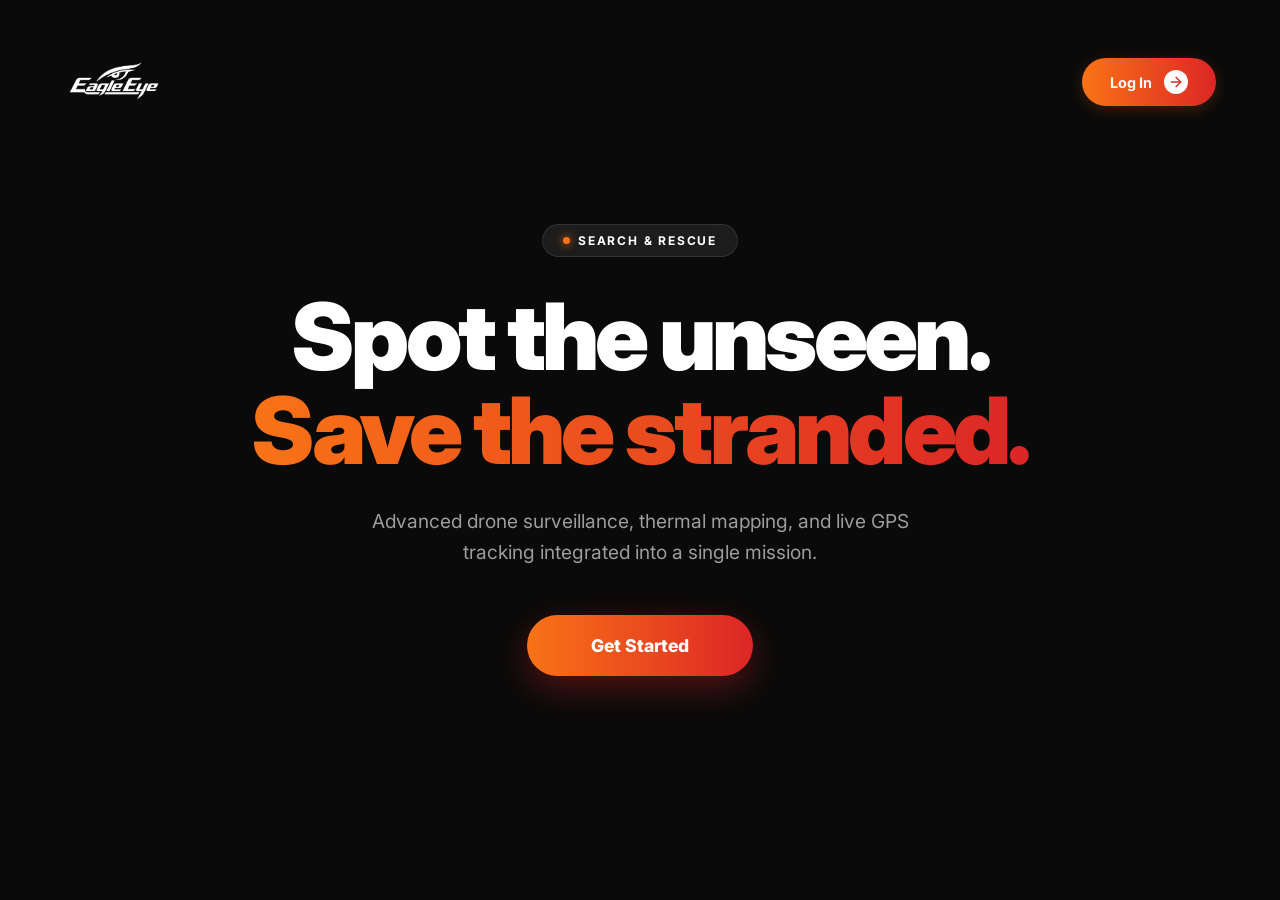
<file: index.html>
<!DOCTYPE html>
<html lang="en">
<head>
    <meta charset="UTF-8">
    <meta name="viewport" content="width=device-width, initial-scale=1.0">
    <title>Eagle Eye | Locate the Missing</title>
    
    <link rel="icon" type="image/svg+xml" href="favicon.png">
    
    <link href="https://fonts.googleapis.com/css2?family=Syne:wght@800;900&family=Inter:wght@400;500;600;700;800;900&display=swap" rel="stylesheet">
    
    <link rel="stylesheet" href="index.css?=v">
</head>
<body>

<header>
    <a href="index.html" class="nav-logo">
        <img src="logo.png" alt="Eagle Eye Logo" class="brand-logo">
    </a>

    <div class="auth-group">
        <a href="login.html" class="btn-pill"> Log In
            <span class="icon-arrow-wrapper">
                <svg viewBox="0 0 24 24" fill="none" xmlns="http://www.w3.org/2000/svg">
                    <path d="M5 12H19" stroke="#DC2626" stroke-width="2" stroke-linecap="round" stroke-linejoin="round"/>
                    <path d="M12 5L19 12L12 19" stroke="#DC2626" stroke-width="2" stroke-linecap="round" stroke-linejoin="round"/>
                </svg>
            </span>
        </a>
    </div>
</header>

<main class="hero">
    <div class="hero-content">
        <div class="hero-eyebrow">
            <span class="eyebrow-dot"></span>
            Search &amp; Rescue
        </div>
        
        <h1>Spot the unseen.<br><em>Save the stranded.</em></h1>
        
        <p>
            Advanced drone surveillance, thermal mapping, and live GPS tracking 
            integrated into a single mission.
        </p>
        
        <a href="signup.html" class="btn-cta">Get Started</a>
    </div>
</main>

</body>
</html>
</file>
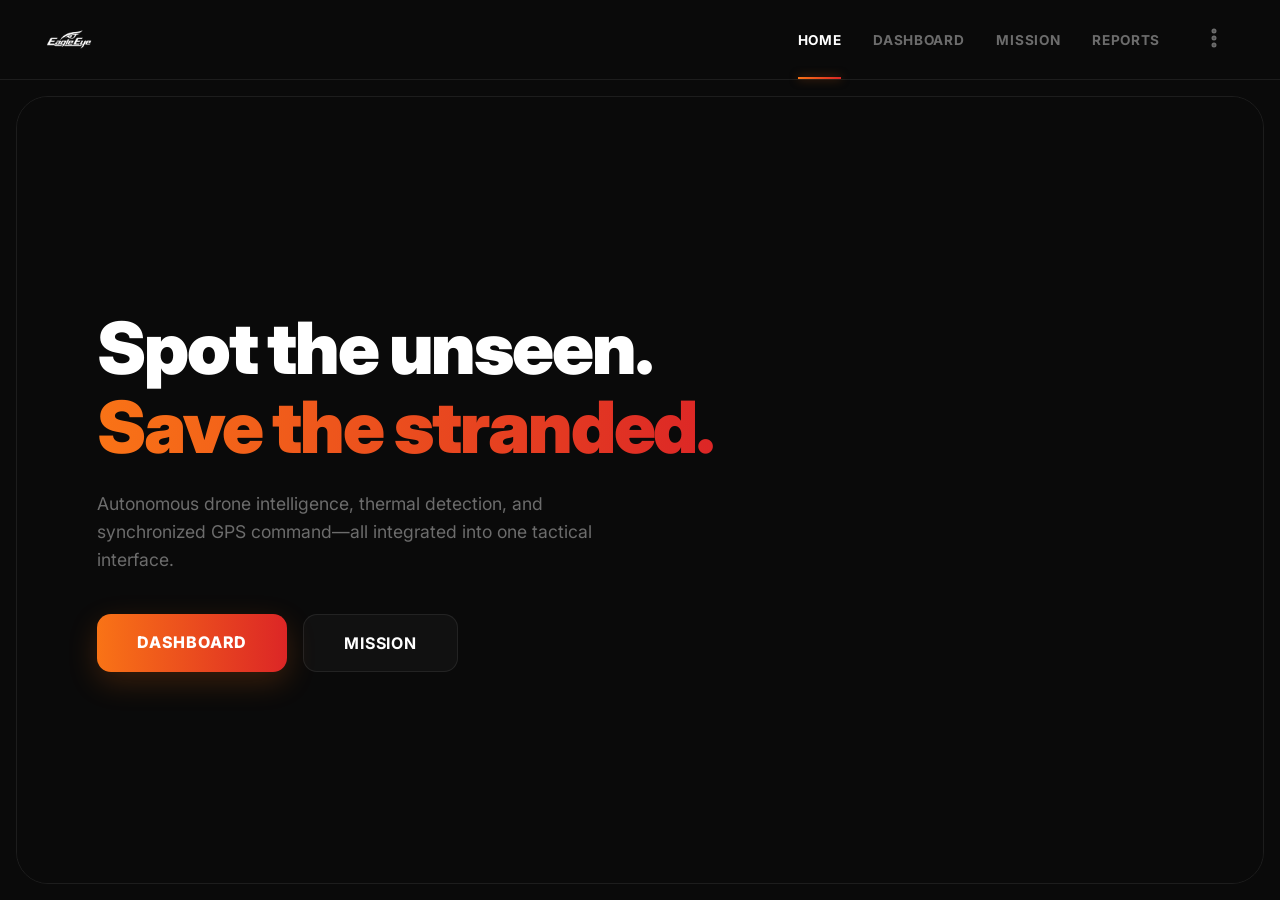
<file: home.html>
<!DOCTYPE html>
<html lang="en">
<head>
    <meta charset="UTF-8">
    <meta name="viewport" content="width=device-width, initial-scale=1.0">
    <title>Eagle Eye | Home</title>
    
    <!-- Tactical Branding Favicon -->
    <link rel="icon" type="image/png" href="favicon.png">
    <link href="https://fonts.googleapis.com/css2?family=Inter:wght@400;500;600;700;800;900&display=swap" rel="stylesheet">
    
    <style>
        *, *::before, *::after { margin: 0; padding: 0; box-sizing: border-box; }

        :root {
            --black: #0a0a0a;
            --orange: #F97316;
            --red: #DC2626;
            --text-main: #ffffff;
            --text-dim: rgba(255, 255, 255, 0.4);
            --grad: linear-gradient(90deg, #F97316 0%, #DC2626 100%);
            --border: rgba(255, 255, 255, 0.08);
            --card-bg: #0d0d0d;
        }

        body {
            height: 100vh;
            font-family: 'Inter', sans-serif;
            background: var(--black);
            color: var(--text-main);
            overflow: hidden;
            display: flex;
            flex-direction: column;
        }

        /* NAVIGATION DIRECTORY */
        nav {
            display: flex;
            align-items: center;
            justify-content: space-between;
            padding: 0 44px;
            height: 80px;
            border-bottom: 1px solid var(--border);
            background: var(--black);
            z-index: 100;
        }

        .nav-logo { 
            display: flex; 
            align-items: center; 
            gap: 14px; 
            text-decoration: none; 
            transition: opacity 0.2s;
        }
        .nav-logo:hover { opacity: 0.8; }

        /* Tactical Logo Style */
        .brand-logo {
            height: 50px;
            width: auto;
            object-fit: contain;
            filter: invert(1) contrast(200%);
            mix-blend-mode: screen;
        }

        .nav-logo-wordmark { 
            font-size: 1.5rem; 
            font-weight: 900; 
            color: #fff; 
            letter-spacing: -0.02em; 
            text-transform: uppercase;
        }

        .nav-right { display: flex; align-items: center; gap: 32px; height: 100%; }

        .nav-links { 
            display: flex; 
            gap: 32px; 
            height: 100%; 
            align-items: center; 
        }
        
        .nav-links a {
            position: relative;
            font-weight: 700; 
            font-size: 0.85rem;
            color: var(--text-dim); 
            text-decoration: none;
            text-transform: uppercase;
            letter-spacing: 0.05em;
            height: 100%; 
            display: flex;
            align-items: center;
            transition: all .2s ease;
        }

        .nav-links a:hover, .nav-links a.active { color: #fff; }

        .nav-links a.active::after {
            content: ''; 
            position: absolute;
            bottom: 0; 
            left: 0; 
            right: 0;
            height: 2px; 
            background: var(--grad);
            box-shadow: 0 0 10px rgba(249, 115, 22, 0.5);
        }

        /* HERO SECTION */
        .hero {
            flex: 1; position: relative;
            margin: 16px; border-radius: 32px;
            overflow: hidden; border: 1px solid var(--border);
        }

        .hero-bg {
            position: absolute; inset: 0;
            background: url('https://images.unsplash.com/photo-1451187580459-43490279c0fa?q=80&w=2072&auto=format&fit=crop') center/cover no-repeat;
            animation: slowZoom 40s ease-in-out infinite alternate;
            opacity: 0.6;
        }

        @keyframes slowZoom { from { transform: scale(1); } to { transform: scale(1.15); } }

        .hero-overlay {
            position: absolute; inset: 0;
            background: radial-gradient(circle at center, transparent 0%, rgba(10,10,10,0.95) 100%);
        }

        .hero-content {
            position: absolute; inset: 0; z-index: 2;
            display: flex; flex-direction: column;
            justify-content: center; 
            padding: 0 80px;
            max-width: 1200px;
        }

        .hero-content h1 {
            font-size: clamp(2.5rem, 6vw, 4.5rem);
            font-weight: 900;
            line-height: 1.1;
            letter-spacing: -0.03em;
        }

        .white-text { color: #fff; }
        .grad-text {
            background: var(--grad);
            -webkit-background-clip: text;
            -webkit-text-fill-color: transparent;
        }

        .hero-tagline {
            font-size: 1.1rem;
            color: var(--text-dim);
            max-width: 500px;
            line-height: 1.6;
            margin: 24px 0 40px 0;
        }

        /* ACTIONS */
        .hero-actions { display: flex; gap: 16px; }

        .btn-primary {
            padding: 18px 40px; border-radius: 14px;
            background: var(--grad); color: #fff;
            font-weight: 800; text-decoration: none;
            text-transform: uppercase; letter-spacing: 0.05em;
            box-shadow: 0 10px 30px rgba(249, 115, 22, 0.2);
            transition: all 0.3s cubic-bezier(0.175, 0.885, 0.32, 1.275);
        }

        .btn-primary:hover { transform: translateY(-3px); filter: brightness(1.1); box-shadow: 0 15px 35px rgba(249, 115, 22, 0.3); }

        .btn-ghost {
            padding: 18px 40px; border-radius: 14px;
            background: rgba(255, 255, 255, 0.03);
            border: 1px solid var(--border);
            color: #fff; font-weight: 700; text-decoration: none;
            text-transform: uppercase; letter-spacing: 0.05em;
            transition: all 0.2s;
        }

        .btn-ghost:hover { background: rgba(255, 255, 255, 0.08); border-color: rgba(255,255,255,0.2); }

        /* DROPDOWN MENU */
        .nav-user { position: relative; display: flex; align-items: center; }
        .dots-btn {
            background: transparent; border: none; color: var(--text-dim);
            cursor: pointer; padding: 10px; border-radius: 10px;
            transition: all 0.2s;
        }
        .dots-btn:hover { background: rgba(255, 255, 255, 0.05); color: #fff; }

        .dropdown-menu {
            position: absolute; top: calc(100% + 10px); right: 0;
            width: 180px; background: #121212; border: 1px solid var(--border);
            border-radius: 16px; padding: 8px; display: none;
            flex-direction: column; box-shadow: 0 20px 50px rgba(0,0,0,0.6);
            backdrop-filter: blur(10px);
        }

        .dropdown-menu.show { display: flex; animation: dropIn 0.2s ease-out; }
        @keyframes dropIn { from { opacity: 0; transform: translateY(-5px); } to { opacity: 1; transform: translateY(0); } }

        .dropdown-menu a {
            padding: 12px 16px; text-decoration: none; color: var(--text-dim);
            font-size: 0.85rem; font-weight: 600; border-radius: 8px;
            transition: all 0.2s;
        }
        .dropdown-menu a:hover { background: rgba(255, 255, 255, 0.05); color: #fff; }
        .dropdown-divider { border: 0; border-top: 1px solid var(--border); margin: 8px 0; }
        .logout-link { color: var(--red) !important; }

        @media (max-width: 1024px) {
            .hero { margin: 10px; border-radius: 20px; }
            .hero-content { padding: 0 40px; }
            .nav-links { display: none; }
            .nav-logo-wordmark { font-size: 1.2rem; }
        }
    </style>
</head>
<body>

    <nav>
        <a href="home.html" class="nav-logo">
            <img src="logo.png" alt="Eagle Eye Logo" class="brand-logo">
        </a>

        <div class="nav-right">
            <div class="nav-links">
                <a href="home.html" class="active">Home</a>
                <a href="dashboard.html">Dashboard</a>
                <a href="mission.html">Mission</a>
                <a href="reports.html">Reports</a>
            </div>

            <div class="nav-user">
                <button class="dots-btn" id="menuBtn">
                    <svg width="24" height="24" viewBox="0 0 24 24" fill="none" stroke="currentColor" stroke-width="3" stroke-linecap="round" stroke-linejoin="round">
                        <circle cx="12" cy="12" r="1"></circle>
                        <circle cx="12" cy="5" r="1"></circle>
                        <circle cx="12" cy="19" r="1"></circle>
                    </svg>
                </button>
                <div class="dropdown-menu" id="dropdownMenu">
                    <a href="profile.html">Account Profile</a>
                    <hr class="dropdown-divider">
                    <a href="index.html" class="logout-link" onclick="localStorage.removeItem('userRole')">End Session</a>
                </div>
            </div>
        </div>
    </nav>

    <main class="hero">
        <div class="hero-bg"></div>
        <div class="hero-overlay"></div>

        <div class="hero-content">
            <h1 id="heroTitle">
                <span class="white-text">Spot the unseen.</span><br>
                <span class="grad-text">Save the stranded.</span>
            </h1>
            <p class="hero-tagline">Autonomous drone intelligence, thermal detection, and synchronized GPS command—all integrated into one tactical interface.</p>
            <div class="hero-actions">
                <a href="dashboard.html" class="btn-primary">Dashboard</a>
                <a href="mission.html" class="btn-ghost">Mission</a>
            </div>
        </div>
    </main>

    <script>
        document.addEventListener('DOMContentLoaded', () => {
            // UI ANIMATIONS
            const heroContent = document.querySelector('.hero-content');
            heroContent.style.opacity = '0';
            heroContent.style.transform = 'translateY(20px)';
            heroContent.style.transition = 'all 1s cubic-bezier(0.2, 1, 0.3, 1)';

            setTimeout(() => {
                heroContent.style.opacity = '1';
                heroContent.style.transform = 'translateY(0)';
            }, 500);

            // DROPDOWN LOGIC
            const menuBtn = document.getElementById('menuBtn');
            const dropdownMenu = document.getElementById('dropdownMenu');
            
            menuBtn.addEventListener('click', (e) => {
                e.stopPropagation();
                dropdownMenu.classList.toggle('show');
            });

            document.addEventListener('click', () => {
                dropdownMenu.classList.remove('show');
            });

            dropdownMenu.addEventListener('click', (e) => e.stopPropagation());
        });
    </script>
</body>
</html>
</file>
<file: index.css>
*, *::before, *::after { 
    margin: 0; 
    padding: 0; 
    box-sizing: border-box; 
}

:root {
    --black: #0a0a0a;
    --orange: #F97316;
    --red: #DC2626;
    --grad: linear-gradient(90deg, #F97316 0%, #DC2626 100%);
}

html, body { 
    height: 100%; 
    font-family: 'Inter', sans-serif; 
    overflow: hidden; 
    background-color: var(--black);
}

body {
    background: url('https://images.unsplash.com/photo-1473968512647-3e447244af8f?auto=format&fit=crop&q=80&w=1800') center/cover no-repeat;
    position: relative;
}

body::before {
    content: "";
    position: absolute;
    inset: 0;
    background: linear-gradient(
        to bottom, 
        rgba(10,10,10,0.7) 0%, 
        rgba(10,10,10,0.3) 50%, 
        rgba(10,10,10,0.9) 100%
    );
    z-index: 1;
}

header {
    position: absolute;
    top: 0; 
    left: 0; 
    right: 0;
    display: flex; 
    align-items: center; 
    justify-content: space-between;
    padding: 32px 64px;
    z-index: 10;
}

.nav-logo { 
    display: flex; 
    align-items: center; 
    gap: 14px; 
    text-decoration: none; 
    background: transparent;
}

.brand-logo {
    display: block; 
    height: 100px;
    width: auto;
    object-fit: contain;
    filter: invert(1) contrast(200%); 
    mix-blend-mode: screen; 
    background: transparent;
}

.auth-group { 
    display: flex; 
    gap: 28px; 
    align-items: center; 
}

.btn-signin { 
    font-weight: 600; 
    font-size: 0.95rem; 
    color: #fff; 
    text-decoration: none; 
    opacity: 0.7; 
    transition: opacity 0.2s, color 0.2s; 
}

.btn-signin:hover { 
    opacity: 1; 
}

.btn-pill {
    display: inline-flex;
    align-items: center;
    gap: 12px;
    padding: 12px 28px; 
    border-radius: 999px; /* Reverted back from 20% */
    background: var(--grad); 
    color: #fff;
    font-weight: 700; 
    font-size: 0.9rem;
    border: none; 
    cursor: pointer; 
    text-decoration: none;
    box-shadow: 0 4px 15px rgba(249, 115, 22, 0.2);
    transition: transform 0.2s, box-shadow 0.2s;
}

.btn-pill:hover { 
    transform: translateY(-1px);
    box-shadow: 0 6px 20px rgba(249, 115, 22, 0.4);
}

.icon-arrow-wrapper {
    display: flex;
    align-items: center;
    justify-content: center;
    width: 24px;
    height: 24px;
    background: white;
    border-radius: 50%;
}

.icon-arrow-wrapper svg {
    width: 16px;
    height: 16px;
}

.hero {
    position: relative;
    z-index: 2;
    height: 100vh;
    display: flex;
    align-items: center;
    justify-content: center;
    text-align: center;
    padding: 0 24px;
}

.hero-content { 
    max-width: 900px;
    animation: heroReveal 1s cubic-bezier(0.16, 1, 0.3, 1) both;
}

@keyframes heroReveal { 
    from { opacity: 0; transform: translateY(40px); } 
    to { opacity: 1; transform: translateY(0); } 
}

.hero-eyebrow {
    display: inline-flex; 
    align-items: center; 
    gap: 8px;
    background: rgba(255,255,255,0.08);
    backdrop-filter: blur(12px);
    border: 1px solid rgba(255,255,255,0.1);
    border-radius: 999px; 
    padding: 8px 20px;
    font-size: 0.75rem; 
    font-weight: 700; 
    letter-spacing: 0.15em;
    text-transform: uppercase; 
    color: #fff;
    margin-bottom: 32px;
}

.eyebrow-dot { 
    width: 7px; 
    height: 7px; 
    border-radius: 50%; 
    background: var(--orange); 
    box-shadow: 0 0 10px var(--orange);
}

.hero h1 {
    font-family: 'Inter', sans-serif;
    font-size: clamp(3rem, 8.5vw, 5.8rem);
    font-weight: 900; 
    color: #fff;
    line-height: 1.02; 
    letter-spacing: -0.04em;
    margin-bottom: 28px;
}

.hero h1 em {
    font-style: normal;
    background: var(--grad);
    -webkit-background-clip: text; 
    -webkit-text-fill-color: transparent;
    background-clip: text;
}

.hero p {
    font-size: 1.2rem; 
    color: rgba(255,255,255,0.6);
    max-width: 580px; 
    margin: 0 auto 48px; 
    line-height: 1.6;
}

.btn-cta {
    padding: 20px 64px; 
    border-radius: 999px; /* Reverted back from 20% */
    background: var(--grad); 
    color: #fff;
    font-family: 'Inter', sans-serif;
    font-weight: 800; 
    font-size: 1.1rem;
    border: none; 
    cursor: pointer; 
    text-decoration: none; 
    display: inline-block;
    box-shadow: 0 12px 35px rgba(220, 38, 38, 0.35);
    transition: transform 0.2s, box-shadow 0.2s;
}

.btn-cta:hover { 
    transform: translateY(-4px); 
    box-shadow: 0 18px 45px rgba(220, 38, 38, 0.5); 
}
</file>
